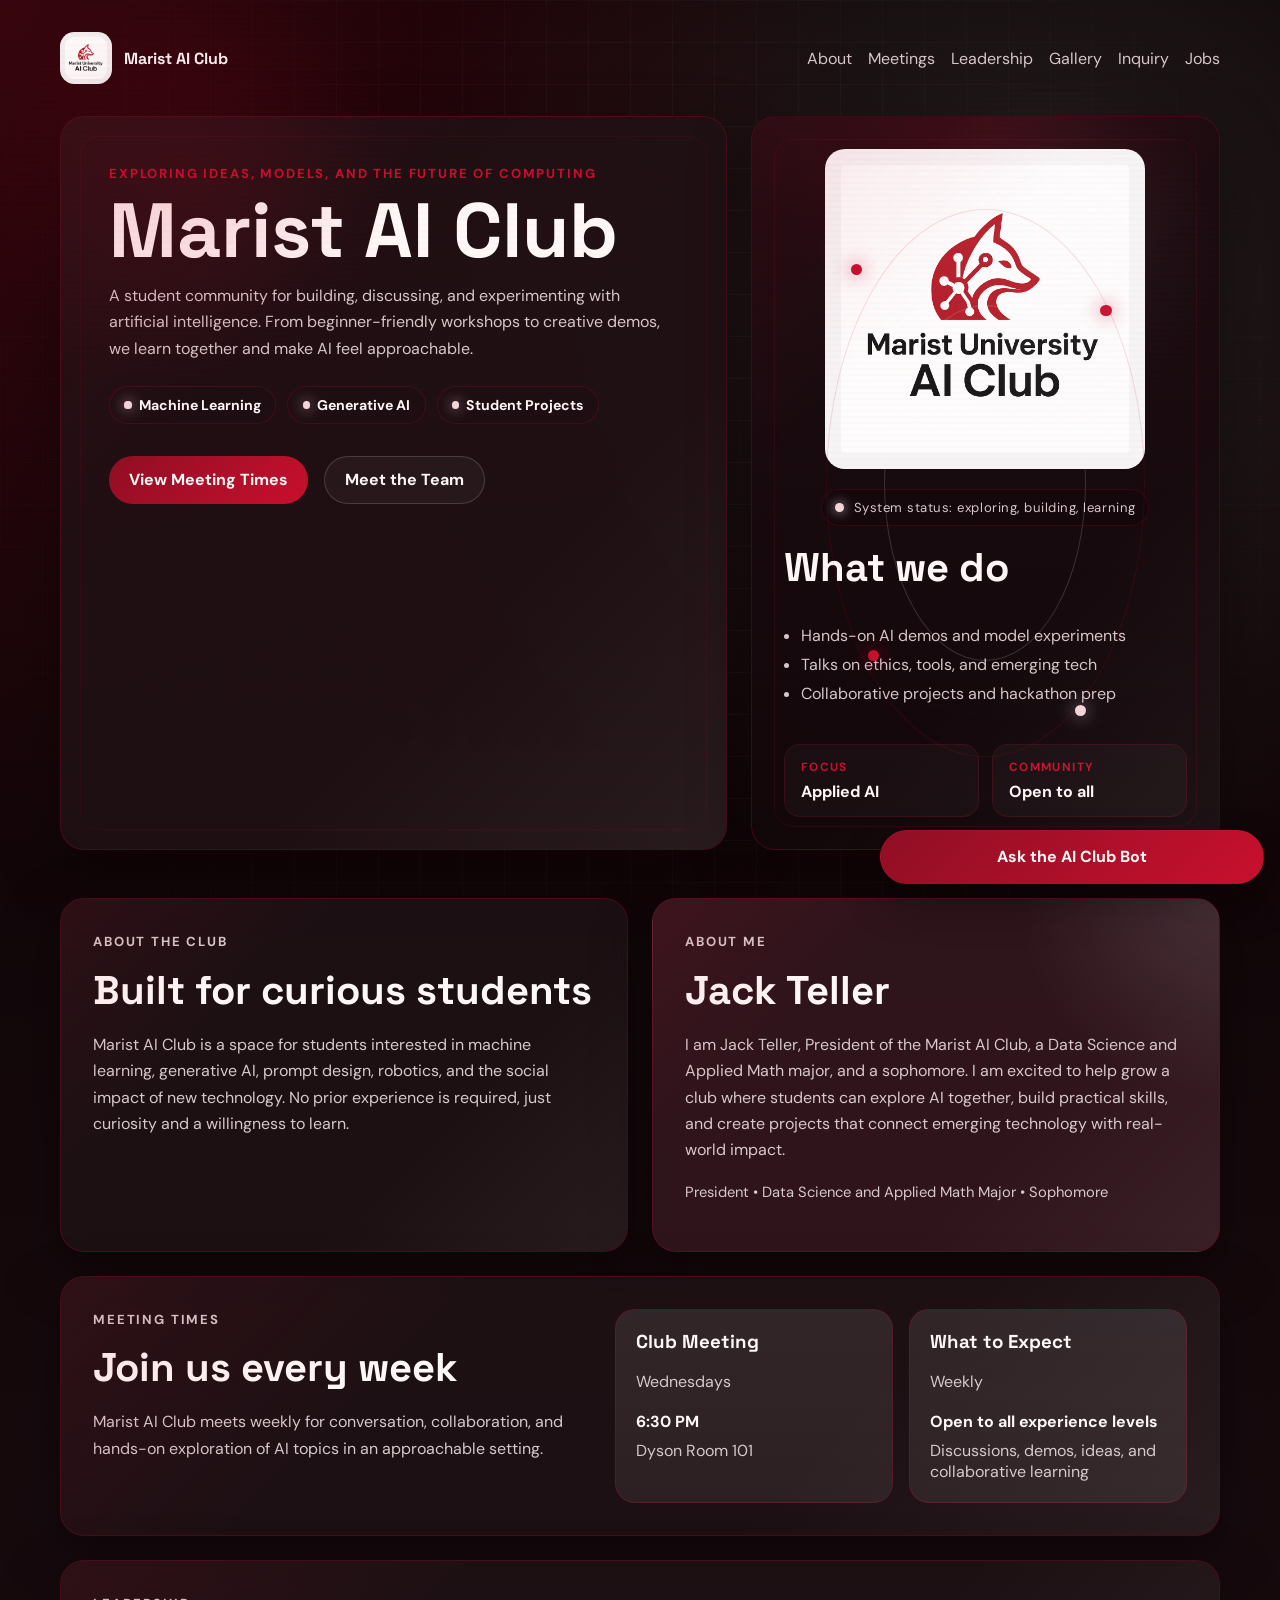
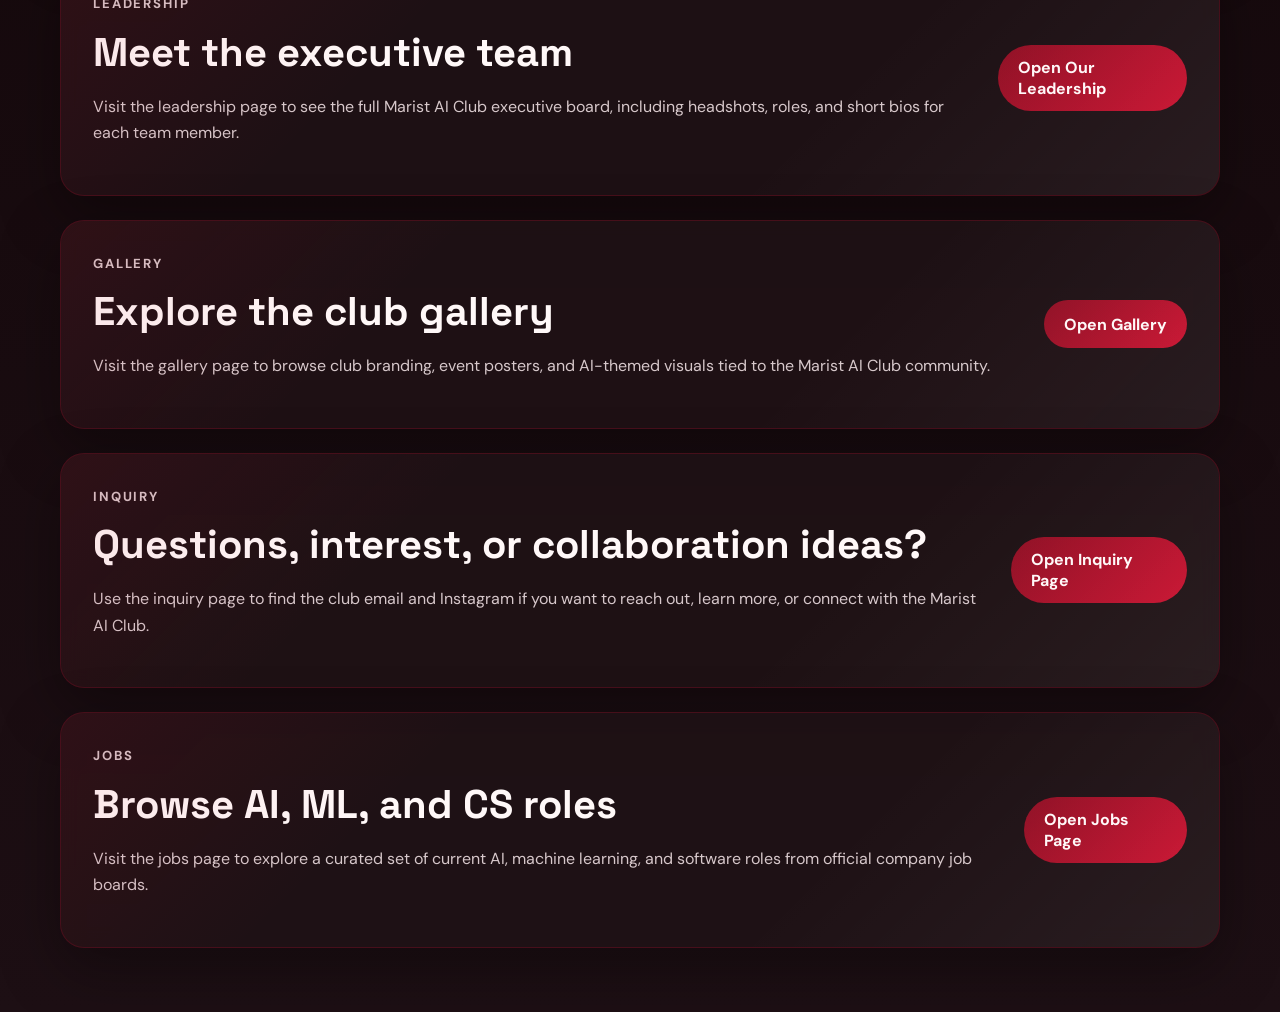
<file: index.html>
<!DOCTYPE html>
<html lang="en">
  <head>
    <meta charset="UTF-8" />
    <meta name="viewport" content="width=device-width, initial-scale=1.0" />
    <title>Marist AI Club</title>
    <link rel="preconnect" href="https://fonts.googleapis.com" />
    <link rel="preconnect" href="https://fonts.gstatic.com" crossorigin />
    <link
      href="https://fonts.googleapis.com/css2?family=Space+Grotesk:wght@400;500;700&family=DM+Sans:wght@400;500;700&display=swap"
      rel="stylesheet"
    />
    <link rel="stylesheet" href="styles.css" />
  </head>
  <body>
    <div class="page-shell">
      <header class="hero">
        <nav class="topbar">
          <div class="brand">
            <img class="brand-logo" src="marist-ai-club-logo.png" alt="Marist University AI Club logo" />
            <span>Marist AI Club</span>
          </div>
          <div class="nav-links">
            <a href="#about">About</a>
            <a href="#meetings">Meetings</a>
            <a href="leadership.html">Leadership</a>
            <a href="gallery.html">Gallery</a>
            <a href="inquiry.html">Inquiry</a>
            <a href="jobs.html">Jobs</a>
          </div>
        </nav>

        <section class="hero-content">
          <div class="hero-copy">
            <p class="eyebrow">Exploring ideas, models, and the future of computing</p>
            <h1>Marist AI Club</h1>
            <p class="hero-text">
              A student community for building, discussing, and experimenting with artificial
              intelligence. From beginner-friendly workshops to creative demos, we learn together
              and make AI feel approachable.
            </p>
            <div class="signal-row" aria-label="AI club focus areas">
              <span class="signal-pill">Machine Learning</span>
              <span class="signal-pill">Generative AI</span>
              <span class="signal-pill">Student Projects</span>
            </div>
            <div class="hero-actions">
              <a class="button primary" href="#meetings">View Meeting Times</a>
              <a class="button secondary" href="leadership.html">Meet the Team</a>
            </div>
          </div>

          <div class="hero-card">
            <div class="hero-orbit" aria-hidden="true">
              <span class="orbit-node node-a"></span>
              <span class="orbit-node node-b"></span>
              <span class="orbit-node node-c"></span>
              <span class="orbit-node node-d"></span>
            </div>
            <img class="hero-logo" src="marist-ai-club-logo.png" alt="Marist University AI Club logo" />
            <div class="status-line">
              <span class="status-dot"></span>
              <span>System status: exploring, building, learning</span>
            </div>
            <h2>What we do</h2>
            <ul>
              <li>Hands-on AI demos and model experiments</li>
              <li>Talks on ethics, tools, and emerging tech</li>
              <li>Collaborative projects and hackathon prep</li>
            </ul>
            <div class="metric-grid">
              <div class="metric-card">
                <span class="metric-label">Focus</span>
                <strong>Applied AI</strong>
              </div>
              <div class="metric-card">
                <span class="metric-label">Community</span>
                <strong>Open to all</strong>
              </div>
            </div>
          </div>
        </section>
      </header>

      <main>
        <section class="info-grid" id="about">
          <article class="panel">
            <p class="section-tag">About the Club</p>
            <h2>Built for curious students</h2>
            <p>
              Marist AI Club is a space for students interested in machine learning, generative AI,
              prompt design, robotics, and the social impact of new technology. No prior experience
              is required, just curiosity and a willingness to learn.
            </p>
          </article>

          <article class="panel accent">
            <p class="section-tag">About Me</p>
            <h2>Jack Teller</h2>
            <p>
              I am Jack Teller, President of the Marist AI Club, a Data Science and Applied Math
              major, and a sophomore. I am excited to help grow a club where students can explore
              AI together, build practical skills, and create projects that connect emerging
              technology with real-world impact.
            </p>
            <p class="small-note">President • Data Science and Applied Math Major • Sophomore</p>
          </article>
        </section>

        <section class="meetings panel" id="meetings">
          <div>
            <p class="section-tag">Meeting Times</p>
            <h2>Join us every week</h2>
            <p>
              Marist AI Club meets weekly for conversation, collaboration, and hands-on exploration
              of AI topics in an approachable setting.
            </p>
          </div>
          <div class="meeting-cards">
            <article class="meeting-card">
              <h3>Club Meeting</h3>
              <p>Wednesdays</p>
              <strong>6:30 PM</strong>
              <span>Dyson Room 101</span>
            </article>
            <article class="meeting-card">
              <h3>What to Expect</h3>
              <p>Weekly</p>
              <strong>Open to all experience levels</strong>
              <span>Discussions, demos, ideas, and collaborative learning</span>
            </article>
          </div>
        </section>

        <section class="leadership-preview panel">
          <div>
            <p class="section-tag">Leadership</p>
            <h2>Meet the executive team</h2>
            <p>
              Visit the leadership page to see the full Marist AI Club executive board, including
              headshots, roles, and short bios for each team member.
            </p>
          </div>
          <a class="button primary" href="leadership.html">Open Our Leadership</a>
        </section>

        <section class="gallery-preview panel">
          <div>
            <p class="section-tag">Gallery</p>
            <h2>Explore the club gallery</h2>
            <p>
              Visit the gallery page to browse club branding, event posters, and AI-themed visuals
              tied to the Marist AI Club community.
            </p>
          </div>
          <a class="button primary" href="gallery.html">Open Gallery</a>
        </section>

        <section class="inquiry-preview panel">
          <div>
            <p class="section-tag">Inquiry</p>
            <h2>Questions, interest, or collaboration ideas?</h2>
            <p>
              Use the inquiry page to find the club email and Instagram if you want to reach out,
              learn more, or connect with the Marist AI Club.
            </p>
          </div>
          <a class="button primary" href="inquiry.html">Open Inquiry Page</a>
        </section>

        <section class="jobs-preview panel">
          <div>
            <p class="section-tag">Jobs</p>
            <h2>Browse AI, ML, and CS roles</h2>
            <p>
              Visit the jobs page to explore a curated set of current AI, machine learning, and
              software roles from official company job boards.
            </p>
          </div>
          <a class="button primary" href="jobs.html">Open Jobs Page</a>
        </section>
      </main>
    </div>

    <script src="script.js"></script>
  </body>
</html>
</file>
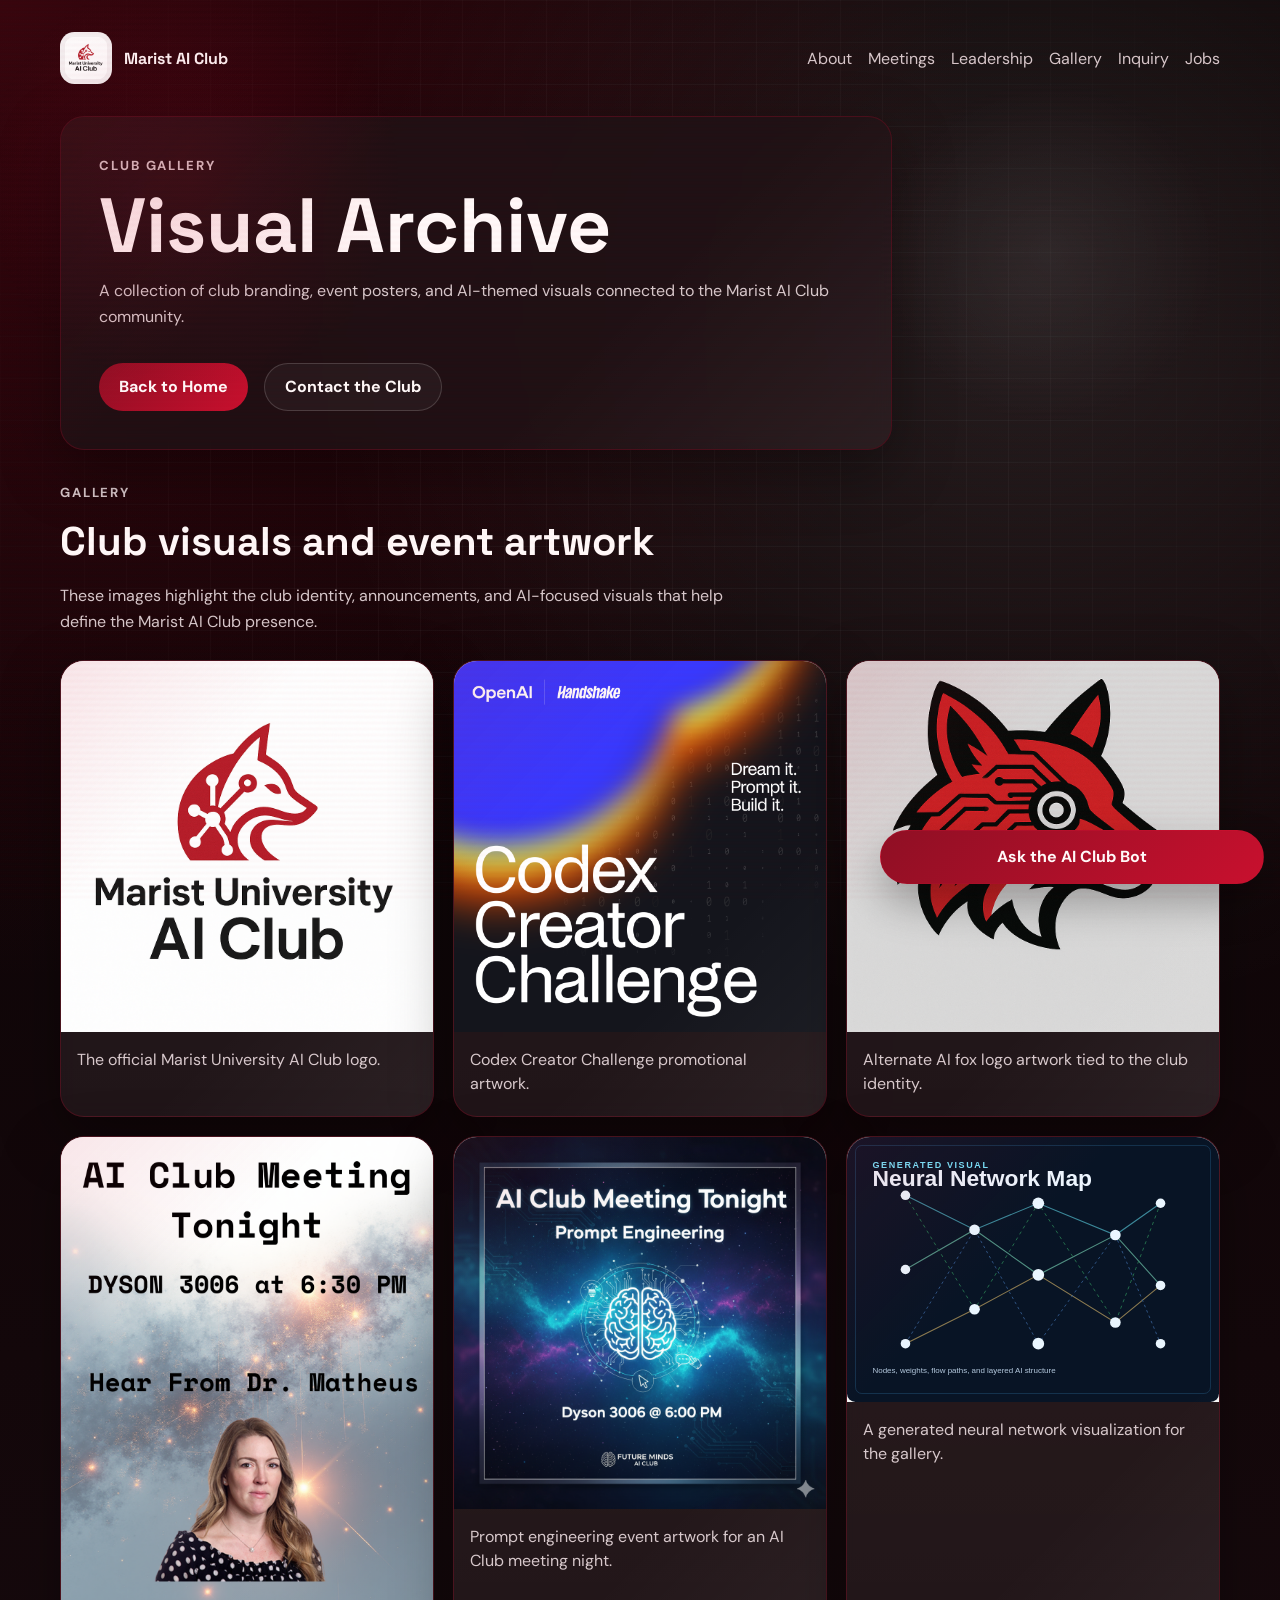
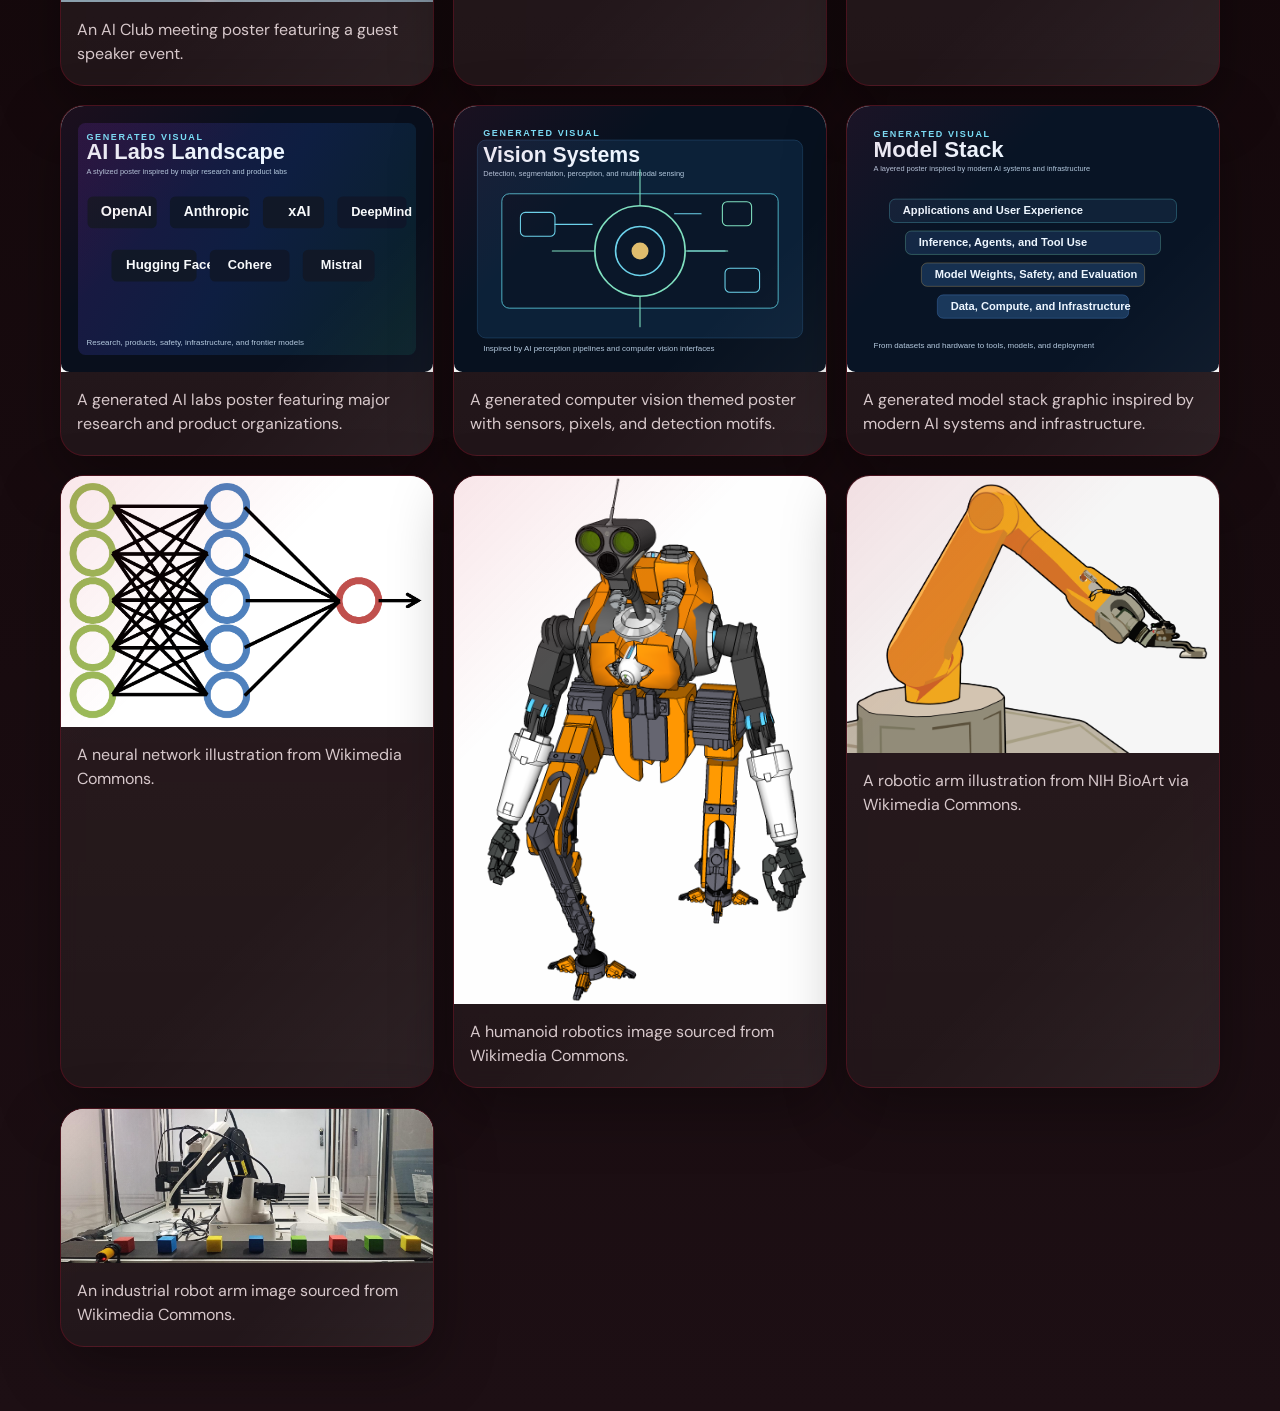
<file: gallery.html>
<!DOCTYPE html>
<html lang="en">
  <head>
    <meta charset="UTF-8" />
    <meta name="viewport" content="width=device-width, initial-scale=1.0" />
    <title>Gallery | Marist AI Club</title>
    <link rel="preconnect" href="https://fonts.googleapis.com" />
    <link rel="preconnect" href="https://fonts.gstatic.com" crossorigin />
    <link
      href="https://fonts.googleapis.com/css2?family=Space+Grotesk:wght@400;500;700&family=DM+Sans:wght@400;500;700&display=swap"
      rel="stylesheet"
    />
    <link rel="stylesheet" href="styles.css" />
  </head>
  <body>
    <div class="page-shell">
      <header class="hero subpage-hero">
        <nav class="topbar">
          <div class="brand">
            <img class="brand-logo" src="marist-ai-club-logo.png" alt="Marist University AI Club logo" />
            <span>Marist AI Club</span>
          </div>
          <div class="nav-links">
            <a href="index.html#about">About</a>
            <a href="index.html#meetings">Meetings</a>
            <a href="leadership.html">Leadership</a>
            <a href="gallery.html">Gallery</a>
            <a href="inquiry.html">Inquiry</a>
            <a href="jobs.html">Jobs</a>
          </div>
        </nav>

        <section class="leadership-hero panel">
          <p class="eyebrow">Club Gallery</p>
          <h1>Visual Archive</h1>
          <p class="hero-text">
            A collection of club branding, event posters, and AI-themed visuals connected to the
            Marist AI Club community.
          </p>
          <div class="hero-actions">
            <a class="button primary" href="index.html">Back to Home</a>
            <a class="button secondary" href="inquiry.html">Contact the Club</a>
          </div>
        </section>
      </header>

      <main>
        <section class="gallery-section gallery-page-section">
          <div class="section-heading">
            <p class="section-tag">Gallery</p>
            <h2>Club visuals and event artwork</h2>
            <p>
              These images highlight the club identity, announcements, and AI-focused visuals that
              help define the Marist AI Club presence.
            </p>
          </div>

          <div class="gallery-grid">
            <figure class="gallery-card tall">
              <img class="gallery-image gallery-photo" src="marist-ai-club-logo.png" alt="Marist University AI Club logo" />
              <figcaption>The official Marist University AI Club logo.</figcaption>
            </figure>
            <figure class="gallery-card">
              <img class="gallery-image gallery-photo" src="codex-creator-challenge.png" alt="Codex Creator Challenge poster" />
              <figcaption>Codex Creator Challenge promotional artwork.</figcaption>
            </figure>
            <figure class="gallery-card">
              <img class="gallery-image gallery-photo" src="mili-fox-logo.png" alt="Alternate AI fox logo artwork" />
              <figcaption>Alternate AI fox logo artwork tied to the club identity.</figcaption>
            </figure>
            <figure class="gallery-card wide">
              <img class="gallery-image gallery-photo" src="ai-club-tonight.png" alt="AI Club Tonight poster featuring Dr. Matheus" />
              <figcaption>An AI Club meeting poster featuring a guest speaker event.</figcaption>
            </figure>
            <figure class="gallery-card wide">
              <img class="gallery-image gallery-photo" src="prompt-engineering-poster.png" alt="Prompt engineering AI Club meeting poster" />
              <figcaption>Prompt engineering event artwork for an AI Club meeting night.</figcaption>
            </figure>
            <figure class="gallery-card">
              <img class="gallery-image gallery-photo" src="neural-network-map.svg" alt="Generated neural network visualization" />
              <figcaption>A generated neural network visualization for the gallery.</figcaption>
            </figure>
            <figure class="gallery-card">
              <img class="gallery-image gallery-photo" src="ai-labs-landscape.svg" alt="Generated poster of major AI labs" />
              <figcaption>A generated AI labs poster featuring major research and product organizations.</figcaption>
            </figure>
            <figure class="gallery-card wide">
              <img class="gallery-image gallery-photo" src="vision-systems.svg" alt="Generated computer vision themed artwork" />
              <figcaption>A generated computer vision themed poster with sensors, pixels, and detection motifs.</figcaption>
            </figure>
            <figure class="gallery-card wide">
              <img class="gallery-image gallery-photo" src="model-stack.svg" alt="Generated AI model stack artwork" />
              <figcaption>A generated model stack graphic inspired by modern AI systems and infrastructure.</figcaption>
            </figure>
            <figure class="gallery-card">
              <img class="gallery-image gallery-photo" src="neuralnetwork-commons.png" alt="Neural network illustration from Wikimedia Commons" />
              <figcaption>A neural network illustration from Wikimedia Commons.</figcaption>
            </figure>
            <figure class="gallery-card">
              <img class="gallery-image gallery-photo" src="humanoid-robot-commons.webp" alt="Humanoid robot image from Wikimedia Commons" />
              <figcaption>A humanoid robotics image sourced from Wikimedia Commons.</figcaption>
            </figure>
            <figure class="gallery-card wide">
              <img class="gallery-image gallery-photo" src="robot-arm-nih.png" alt="Robotic arm illustration from NIH BioArt" />
              <figcaption>A robotic arm illustration from NIH BioArt via Wikimedia Commons.</figcaption>
            </figure>
            <figure class="gallery-card wide">
              <img class="gallery-image gallery-photo" src="dobot-robot-arm.png" alt="Industrial robot arm image from Wikimedia Commons" />
              <figcaption>An industrial robot arm image sourced from Wikimedia Commons.</figcaption>
            </figure>
          </div>
        </section>
      </main>
    </div>

    <script src="script.js"></script>
  </body>
</html>
</file>
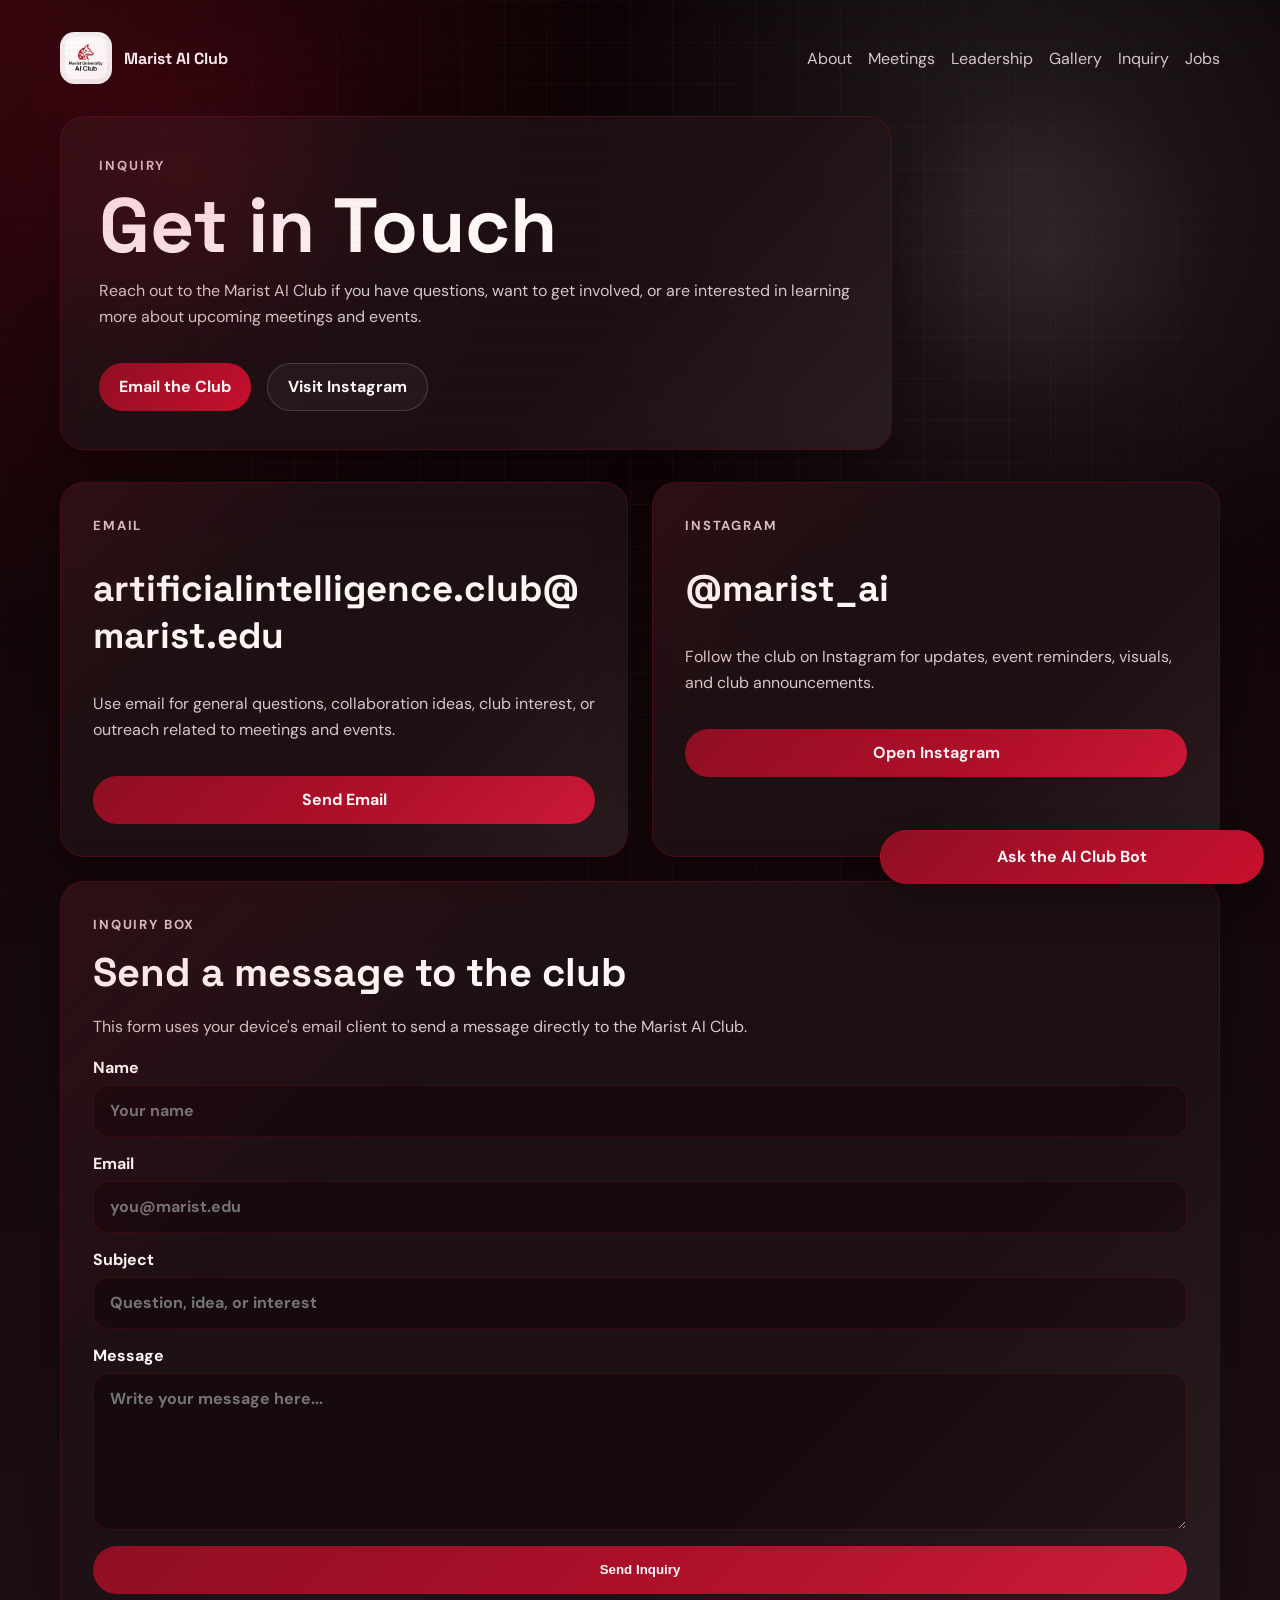
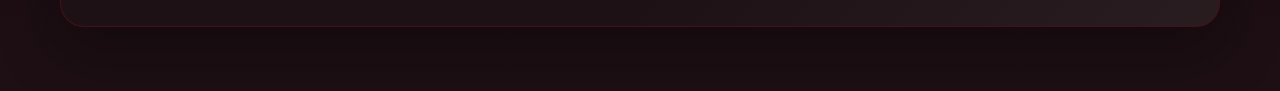
<file: inquiry.html>
<!DOCTYPE html>
<html lang="en">
  <head>
    <meta charset="UTF-8" />
    <meta name="viewport" content="width=device-width, initial-scale=1.0" />
    <title>Inquiry | Marist AI Club</title>
    <link rel="preconnect" href="https://fonts.googleapis.com" />
    <link rel="preconnect" href="https://fonts.gstatic.com" crossorigin />
    <link
      href="https://fonts.googleapis.com/css2?family=Space+Grotesk:wght@400;500;700&family=DM+Sans:wght@400;500;700&display=swap"
      rel="stylesheet"
    />
    <link rel="stylesheet" href="styles.css" />
  </head>
  <body>
    <div class="page-shell">
      <header class="hero subpage-hero">
        <nav class="topbar">
          <div class="brand">
            <img class="brand-logo" src="marist-ai-club-logo.png" alt="Marist University AI Club logo" />
            <span>Marist AI Club</span>
          </div>
          <div class="nav-links">
            <a href="index.html#about">About</a>
            <a href="index.html#meetings">Meetings</a>
            <a href="leadership.html">Leadership</a>
            <a href="gallery.html">Gallery</a>
            <a href="inquiry.html">Inquiry</a>
            <a href="jobs.html">Jobs</a>
          </div>
        </nav>

        <section class="leadership-hero panel">
          <p class="eyebrow">Inquiry</p>
          <h1>Get in Touch</h1>
          <p class="hero-text">
            Reach out to the Marist AI Club if you have questions, want to get involved, or are
            interested in learning more about upcoming meetings and events.
          </p>
          <div class="hero-actions">
            <a class="button primary" href="mailto:artificialintelligence.club@marist.edu">Email the Club</a>
            <a class="button secondary" href="https://www.instagram.com/marist_ai" target="_blank" rel="noreferrer">Visit Instagram</a>
          </div>
        </section>
      </header>

      <main>
        <section class="inquiry-page-section">
          <div class="inquiry-grid">
            <article class="panel inquiry-card">
              <p class="section-tag">Email</p>
              <h2>artificialintelligence.club@marist.edu</h2>
              <p>
                Use email for general questions, collaboration ideas, club interest, or outreach
                related to meetings and events.
              </p>
              <a class="button primary" href="mailto:artificialintelligence.club@marist.edu">Send Email</a>
            </article>

            <article class="panel inquiry-card">
              <p class="section-tag">Instagram</p>
              <h2>@marist_ai</h2>
              <p>
                Follow the club on Instagram for updates, event reminders, visuals, and club
                announcements.
              </p>
              <a class="button primary" href="https://www.instagram.com/marist_ai" target="_blank" rel="noreferrer">Open Instagram</a>
            </article>
          </div>

          <section class="panel inquiry-form-panel">
            <p class="section-tag">Inquiry Box</p>
            <h2>Send a message to the club</h2>
            <p>
              This form uses your device's email client to send a message directly to the Marist AI
              Club.
            </p>
            <form
              class="inquiry-form"
              action="mailto:artificialintelligence.club@marist.edu"
              method="post"
              enctype="text/plain"
            >
              <label>
                Name
                <input type="text" name="Name" placeholder="Your name" required />
              </label>
              <label>
                Email
                <input type="email" name="Email" placeholder="you@marist.edu" required />
              </label>
              <label>
                Subject
                <input type="text" name="Subject" placeholder="Question, idea, or interest" required />
              </label>
              <label>
                Message
                <textarea name="Message" rows="6" placeholder="Write your message here..." required></textarea>
              </label>
              <button class="button primary form-submit" type="submit">Send Inquiry</button>
            </form>
          </section>
        </section>
      </main>
    </div>

    <script src="script.js"></script>
  </body>
</html>
</file>
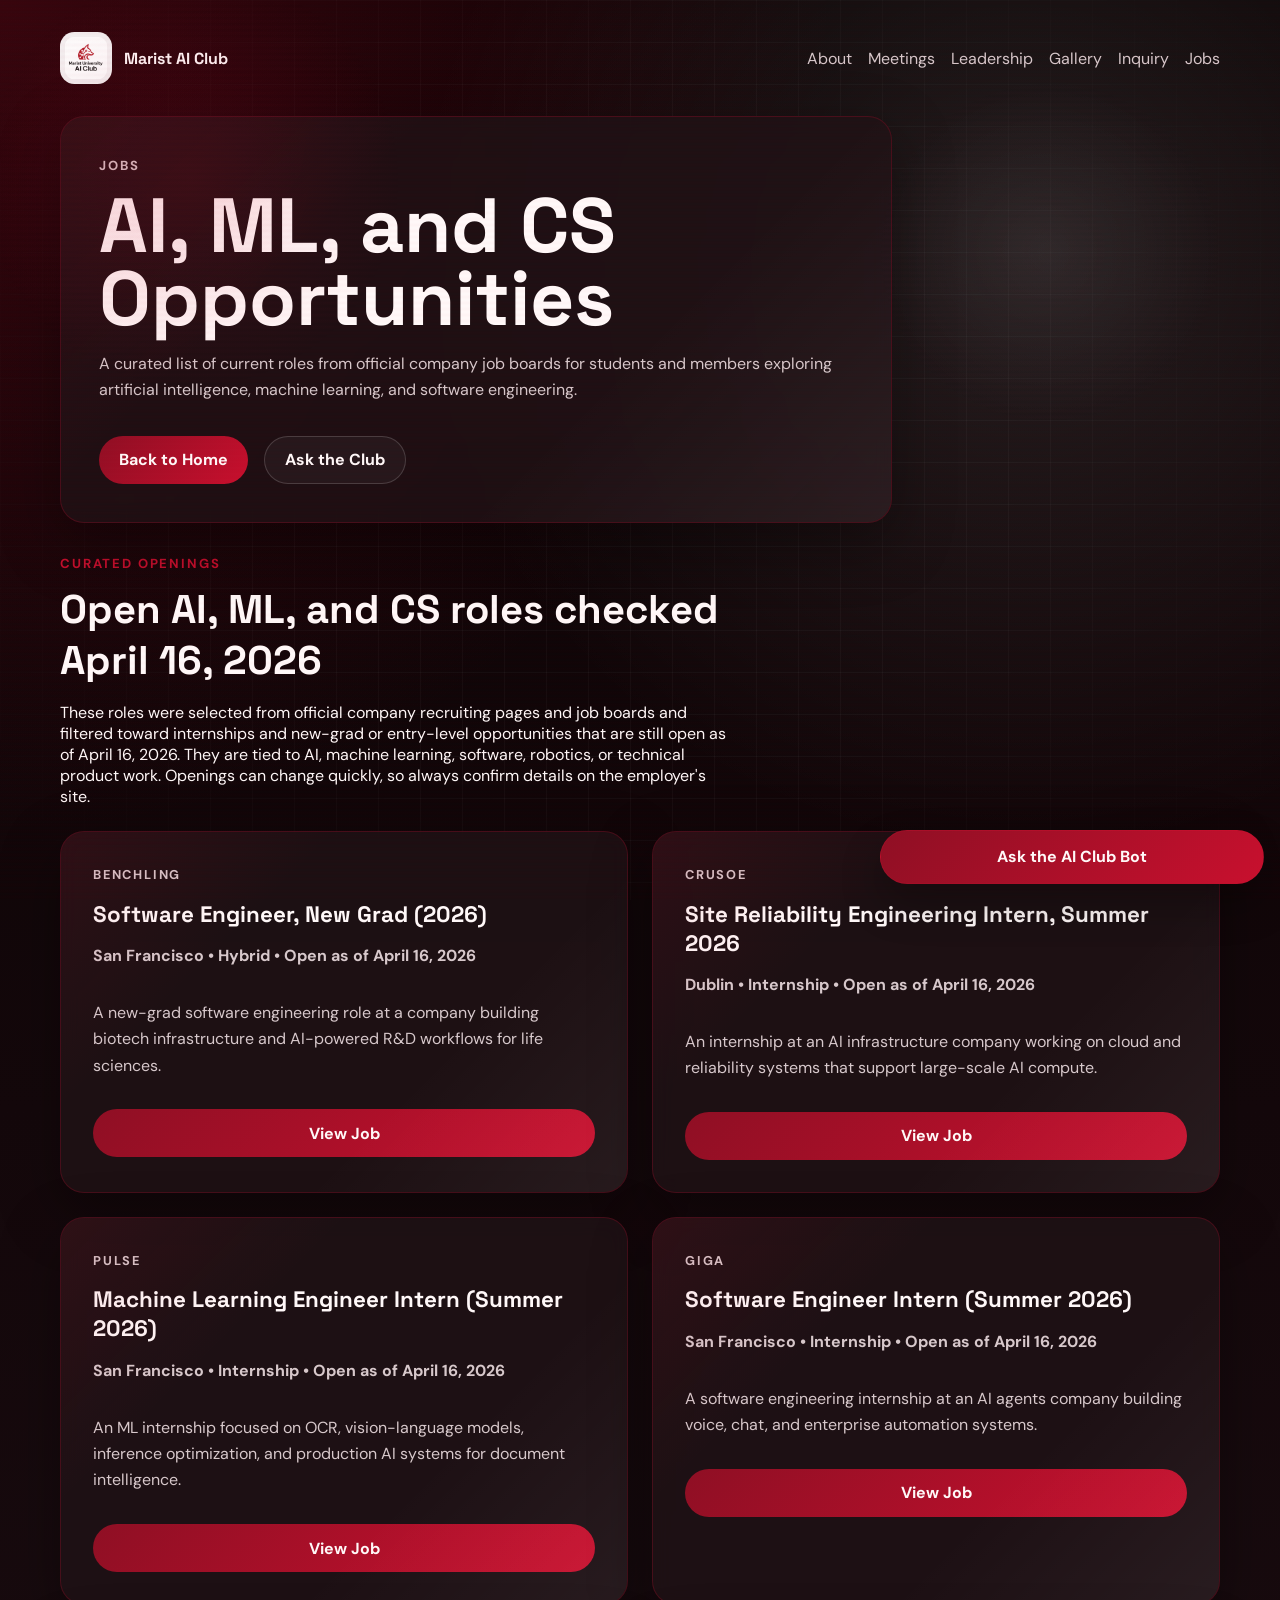
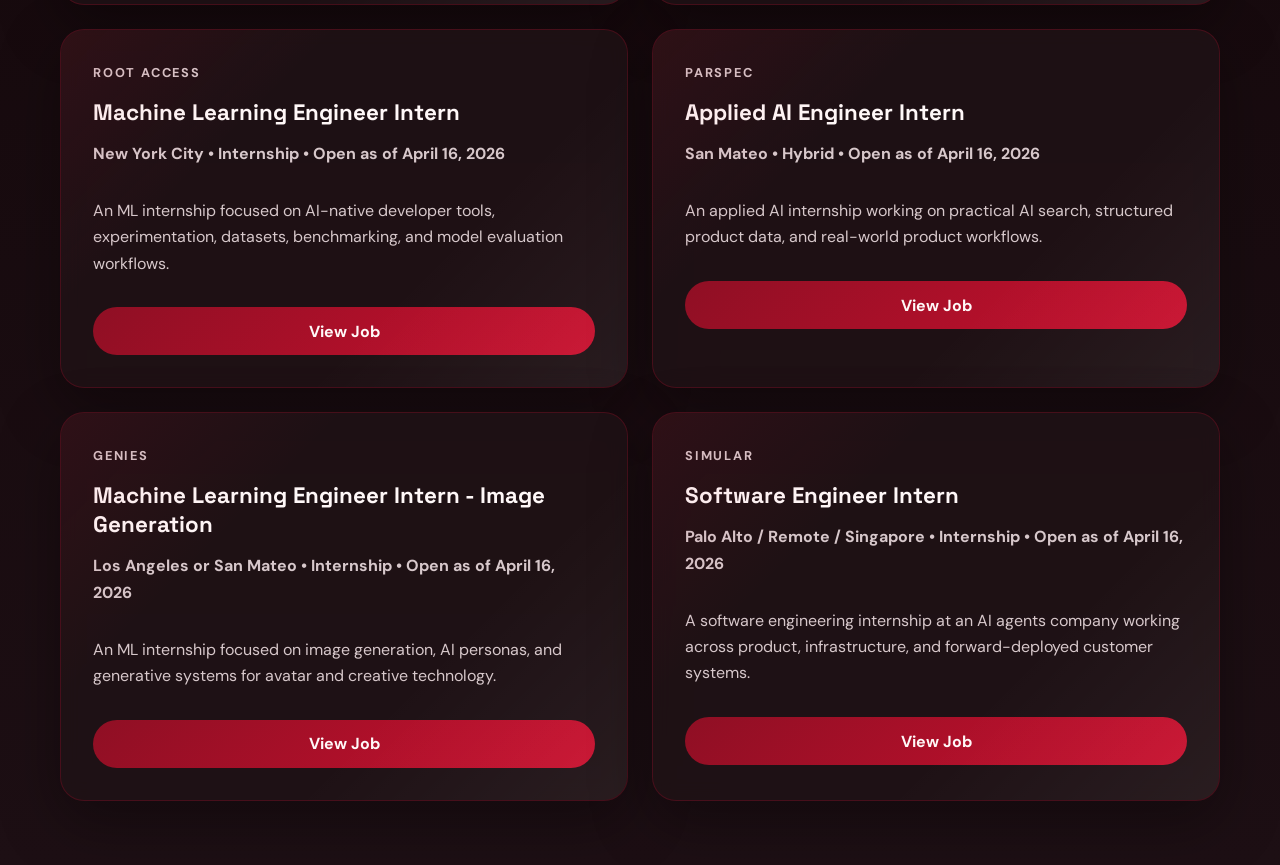
<file: jobs.html>
<!DOCTYPE html>
<html lang="en">
  <head>
    <meta charset="UTF-8" />
    <meta name="viewport" content="width=device-width, initial-scale=1.0" />
    <title>Jobs | Marist AI Club</title>
    <link rel="preconnect" href="https://fonts.googleapis.com" />
    <link rel="preconnect" href="https://fonts.gstatic.com" crossorigin />
    <link
      href="https://fonts.googleapis.com/css2?family=Space+Grotesk:wght@400;500;700&family=DM+Sans:wght@400;500;700&display=swap"
      rel="stylesheet"
    />
    <link rel="stylesheet" href="styles.css" />
  </head>
  <body>
    <div class="page-shell">
      <header class="hero subpage-hero">
        <nav class="topbar">
          <div class="brand">
            <img class="brand-logo" src="marist-ai-club-logo.png" alt="Marist University AI Club logo" />
            <span>Marist AI Club</span>
          </div>
          <div class="nav-links">
            <a href="index.html#about">About</a>
            <a href="index.html#meetings">Meetings</a>
            <a href="leadership.html">Leadership</a>
            <a href="gallery.html">Gallery</a>
            <a href="inquiry.html">Inquiry</a>
            <a href="jobs.html">Jobs</a>
          </div>
        </nav>

        <section class="leadership-hero panel">
          <p class="eyebrow">Jobs</p>
          <h1>AI, ML, and CS Opportunities</h1>
          <p class="hero-text">
            A curated list of current roles from official company job boards for students and
            members exploring artificial intelligence, machine learning, and software engineering.
          </p>
          <div class="hero-actions">
            <a class="button primary" href="index.html">Back to Home</a>
            <a class="button secondary" href="inquiry.html">Ask the Club</a>
          </div>
        </section>
      </header>

      <main>
        <section class="jobs-page-section">
          <div class="section-heading">
            <p class="section-tag">Curated Openings</p>
            <h2>Open AI, ML, and CS roles checked April 16, 2026</h2>
            <p>
              These roles were selected from official company recruiting pages and job boards and
              filtered toward internships and new-grad or entry-level opportunities that are still
              open as of April 16, 2026. They are tied to AI, machine learning, software,
              robotics, or technical product work. Openings can change quickly, so always confirm
              details on the employer's site.
            </p>
          </div>

          <div class="jobs-grid">
            <article class="panel job-card">
              <p class="job-company">Benchling</p>
              <h3>Software Engineer, New Grad (2026)</h3>
              <p class="job-meta">San Francisco • Hybrid • Open as of April 16, 2026</p>
              <p>
                A new-grad software engineering role at a company building biotech infrastructure
                and AI-powered R&amp;D workflows for life sciences.
              </p>
              <a class="button primary" href="https://jobs.ashbyhq.com/benchling/b3c9b312-6e2b-4dbc-9b15-0b0310d75a7f/" target="_blank" rel="noreferrer">View Job</a>
            </article>

            <article class="panel job-card">
              <p class="job-company">Crusoe</p>
              <h3>Site Reliability Engineering Intern, Summer 2026</h3>
              <p class="job-meta">Dublin • Internship • Open as of April 16, 2026</p>
              <p>
                An internship at an AI infrastructure company working on cloud and reliability
                systems that support large-scale AI compute.
              </p>
              <a class="button primary" href="https://jobs.ashbyhq.com/Crusoe/d3013dd6-fa3b-440f-96c5-4a3e79eb6066" target="_blank" rel="noreferrer">View Job</a>
            </article>

            <article class="panel job-card">
              <p class="job-company">Pulse</p>
              <h3>Machine Learning Engineer Intern (Summer 2026)</h3>
              <p class="job-meta">San Francisco • Internship • Open as of April 16, 2026</p>
              <p>
                An ML internship focused on OCR, vision-language models, inference optimization,
                and production AI systems for document intelligence.
              </p>
              <a class="button primary" href="https://jobs.ashbyhq.com/pulse/e9a43a34-1b7b-4ab8-b646-89f4db85d264/" target="_blank" rel="noreferrer">View Job</a>
            </article>

            <article class="panel job-card">
              <p class="job-company">Giga</p>
              <h3>Software Engineer Intern (Summer 2026)</h3>
              <p class="job-meta">San Francisco • Internship • Open as of April 16, 2026</p>
              <p>
                A software engineering internship at an AI agents company building voice, chat, and
                enterprise automation systems.
              </p>
              <a class="button primary" href="https://jobs.ashbyhq.com/gigaml/aa903645-854f-4404-9d49-8a96f0dcc2cc/" target="_blank" rel="noreferrer">View Job</a>
            </article>

            <article class="panel job-card">
              <p class="job-company">Root Access</p>
              <h3>Machine Learning Engineer Intern</h3>
              <p class="job-meta">New York City • Internship • Open as of April 16, 2026</p>
              <p>
                An ML internship focused on AI-native developer tools, experimentation, datasets,
                benchmarking, and model evaluation workflows.
              </p>
              <a class="button primary" href="https://jobs.ashbyhq.com/root-access/31fb07e2-adec-4950-bbba-22cf5b9b1054/" target="_blank" rel="noreferrer">View Job</a>
            </article>

            <article class="panel job-card">
              <p class="job-company">Parspec</p>
              <h3>Applied AI Engineer Intern</h3>
              <p class="job-meta">San Mateo • Hybrid • Open as of April 16, 2026</p>
              <p>
                An applied AI internship working on practical AI search, structured product data,
                and real-world product workflows.
              </p>
              <a class="button primary" href="https://jobs.ashbyhq.com/parspec/0a897c21-0df7-40ba-85f2-694bf6678504/" target="_blank" rel="noreferrer">View Job</a>
            </article>

            <article class="panel job-card">
              <p class="job-company">Genies</p>
              <h3>Machine Learning Engineer Intern - Image Generation</h3>
              <p class="job-meta">Los Angeles or San Mateo • Internship • Open as of April 16, 2026</p>
              <p>
                An ML internship focused on image generation, AI personas, and generative systems
                for avatar and creative technology.
              </p>
              <a class="button primary" href="https://jobs.ashbyhq.com/genies/34b8a811-e697-4370-b134-87bc97ccd7dc" target="_blank" rel="noreferrer">View Job</a>
            </article>

            <article class="panel job-card">
              <p class="job-company">Simular</p>
              <h3>Software Engineer Intern</h3>
              <p class="job-meta">Palo Alto / Remote / Singapore • Internship • Open as of April 16, 2026</p>
              <p>
                A software engineering internship at an AI agents company working across product,
                infrastructure, and forward-deployed customer systems.
              </p>
              <a class="button primary" href="https://jobs.ashbyhq.com/simular/063f177b-c3f2-44d2-8eeb-622a977e7d5a/" target="_blank" rel="noreferrer">View Job</a>
            </article>
          </div>
        </section>
      </main>
    </div>

    <script src="script.js"></script>
  </body>
</html>
</file>
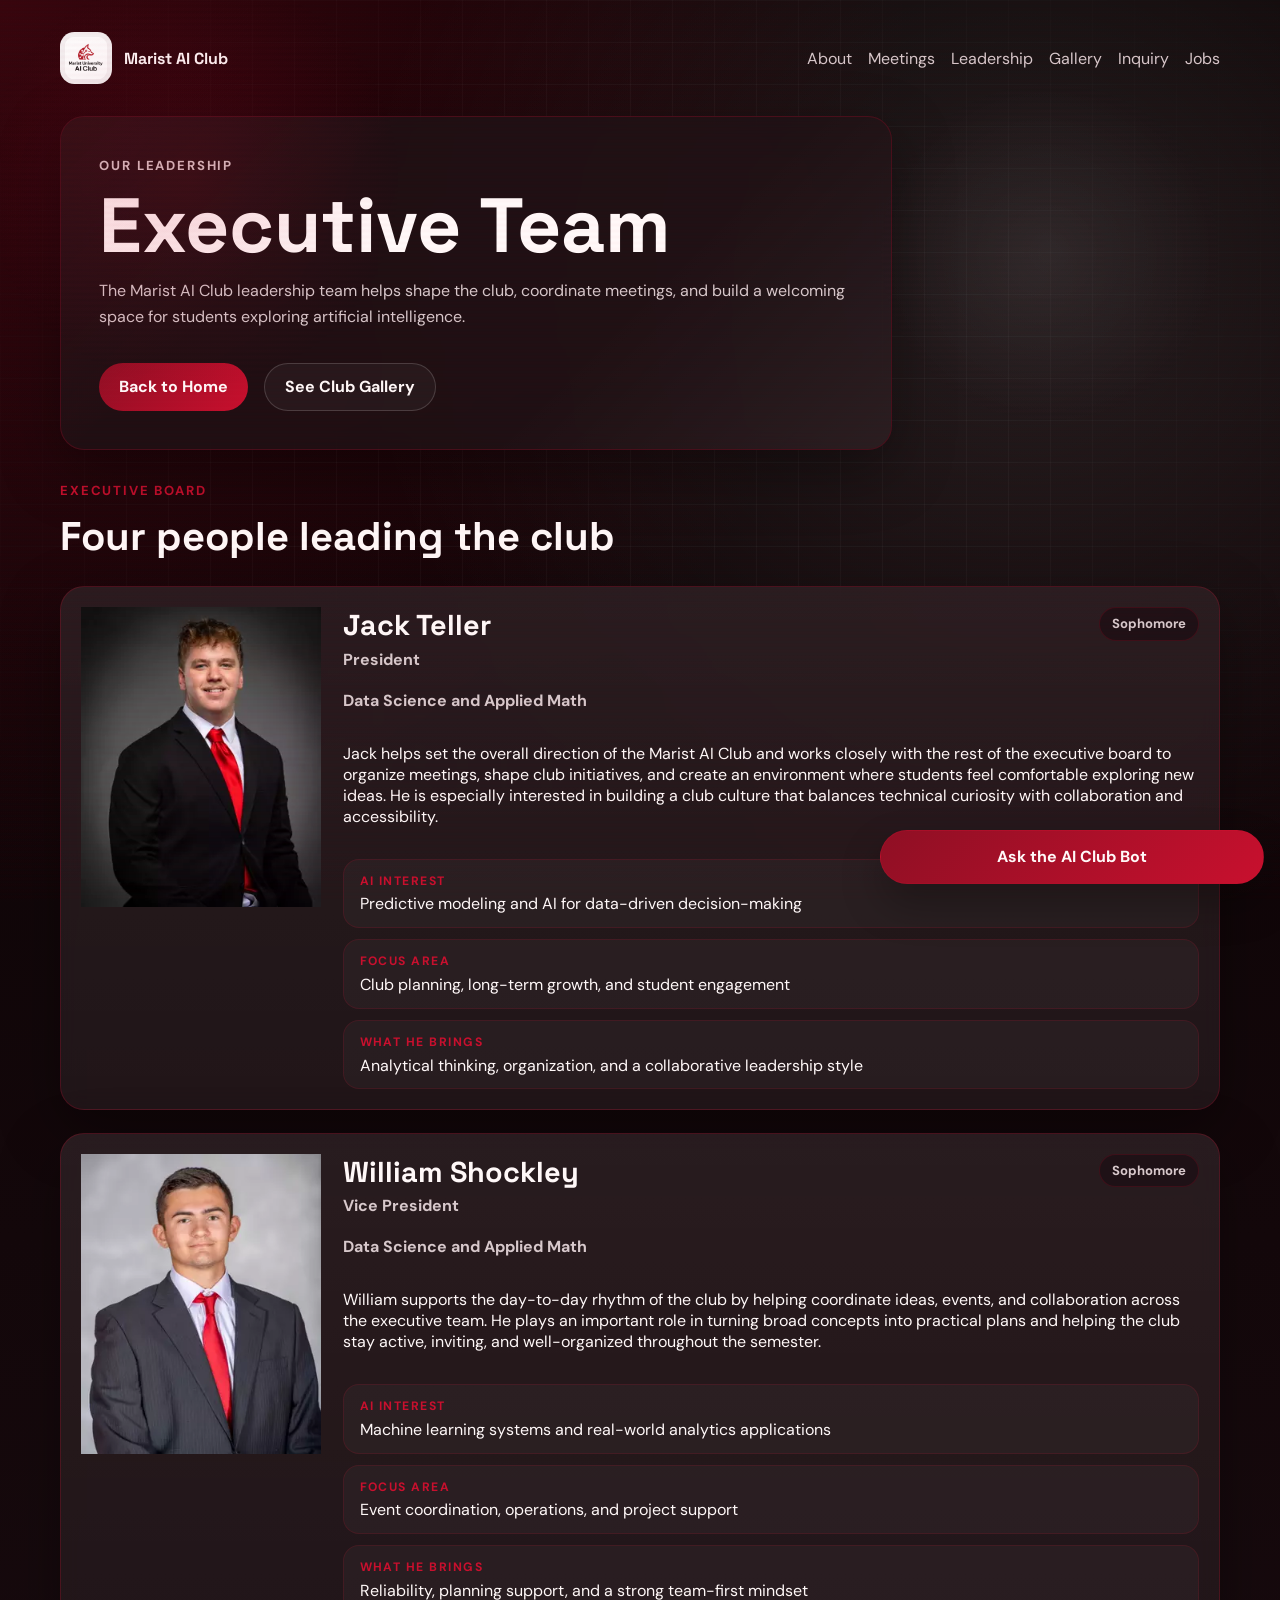
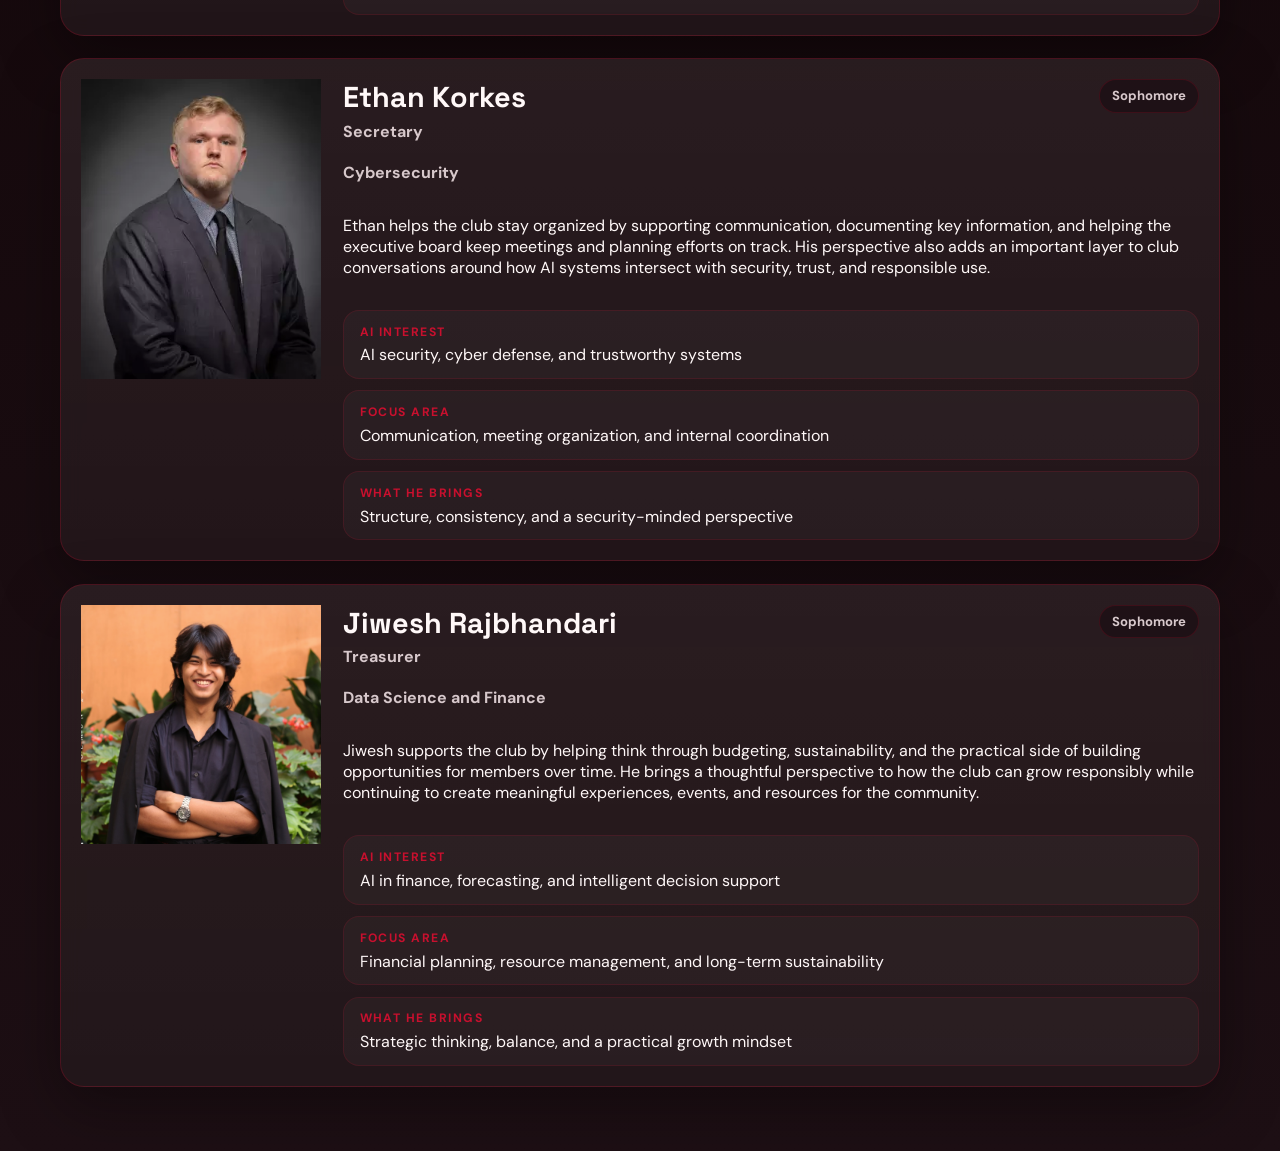
<file: leadership.html>
<!DOCTYPE html>
<html lang="en">
  <head>
    <meta charset="UTF-8" />
    <meta name="viewport" content="width=device-width, initial-scale=1.0" />
    <title>Our Leadership | Marist AI Club</title>
    <link rel="preconnect" href="https://fonts.googleapis.com" />
    <link rel="preconnect" href="https://fonts.gstatic.com" crossorigin />
    <link
      href="https://fonts.googleapis.com/css2?family=Space+Grotesk:wght@400;500;700&family=DM+Sans:wght@400;500;700&display=swap"
      rel="stylesheet"
    />
    <link rel="stylesheet" href="styles.css" />
  </head>
  <body>
    <div class="page-shell">
      <header class="hero subpage-hero">
        <nav class="topbar">
          <div class="brand">
            <img class="brand-logo" src="marist-ai-club-logo.png" alt="Marist University AI Club logo" />
            <span>Marist AI Club</span>
          </div>
          <div class="nav-links">
            <a href="index.html#about">About</a>
            <a href="index.html#meetings">Meetings</a>
            <a href="leadership.html">Leadership</a>
            <a href="gallery.html">Gallery</a>
            <a href="inquiry.html">Inquiry</a>
            <a href="jobs.html">Jobs</a>
          </div>
        </nav>

        <section class="leadership-hero panel">
          <p class="eyebrow">Our Leadership</p>
          <h1>Executive Team</h1>
          <p class="hero-text">
            The Marist AI Club leadership team helps shape the club, coordinate meetings, and build
            a welcoming space for students exploring artificial intelligence.
          </p>
          <div class="hero-actions">
            <a class="button primary" href="index.html">Back to Home</a>
            <a class="button secondary" href="gallery.html">See Club Gallery</a>
          </div>
        </section>
      </header>

      <main>
        <section class="team-section leadership-page-section">
          <div class="section-heading">
            <p class="section-tag">Executive Board</p>
            <h2>Four people leading the club</h2>
          </div>

          <div class="leadership-list">
            <article class="leader-profile">
              <img class="leader-headshot photo" src="jackteller.webp" alt="Portrait of Jack Teller" />
              <div class="leader-body">
                <div class="leader-header">
                  <div>
                    <h3>Jack Teller</h3>
                    <p class="role">President</p>
                  </div>
                  <p class="leader-year">Sophomore</p>
                </div>
                <p class="leader-major">Data Science and Applied Math</p>
                <p>
                  Jack helps set the overall direction of the Marist AI Club and works closely with
                  the rest of the executive board to organize meetings, shape club initiatives, and
                  create an environment where students feel comfortable exploring new ideas. He is
                  especially interested in building a club culture that balances technical curiosity
                  with collaboration and accessibility.
                </p>
                <div class="leader-details">
                  <p><span>AI Interest</span> Predictive modeling and AI for data-driven decision-making</p>
                  <p><span>Focus Area</span> Club planning, long-term growth, and student engagement</p>
                  <p><span>What He Brings</span> Analytical thinking, organization, and a collaborative leadership style</p>
                </div>
              </div>
            </article>

            <article class="leader-profile">
              <img class="leader-headshot photo" src="willshockley.webp" alt="Portrait of William Shockley" />
              <div class="leader-body">
                <div class="leader-header">
                  <div>
                    <h3>William Shockley</h3>
                    <p class="role">Vice President</p>
                  </div>
                  <p class="leader-year">Sophomore</p>
                </div>
                <p class="leader-major">Data Science and Applied Math</p>
                <p>
                  William supports the day-to-day rhythm of the club by helping coordinate ideas,
                  events, and collaboration across the executive team. He plays an important role
                  in turning broad concepts into practical plans and helping the club stay active,
                  inviting, and well-organized throughout the semester.
                </p>
                <div class="leader-details">
                  <p><span>AI Interest</span> Machine learning systems and real-world analytics applications</p>
                  <p><span>Focus Area</span> Event coordination, operations, and project support</p>
                  <p><span>What He Brings</span> Reliability, planning support, and a strong team-first mindset</p>
                </div>
              </div>
            </article>

            <article class="leader-profile">
              <img class="leader-headshot photo" src="korkes.webp" alt="Portrait of Ethan Korkes" />
              <div class="leader-body">
                <div class="leader-header">
                  <div>
                    <h3>Ethan Korkes</h3>
                    <p class="role">Secretary</p>
                  </div>
                  <p class="leader-year">Sophomore</p>
                </div>
                <p class="leader-major">Cybersecurity</p>
                <p>
                  Ethan helps the club stay organized by supporting communication, documenting key
                  information, and helping the executive board keep meetings and planning efforts on
                  track. His perspective also adds an important layer to club conversations around
                  how AI systems intersect with security, trust, and responsible use.
                </p>
                <div class="leader-details">
                  <p><span>AI Interest</span> AI security, cyber defense, and trustworthy systems</p>
                  <p><span>Focus Area</span> Communication, meeting organization, and internal coordination</p>
                  <p><span>What He Brings</span> Structure, consistency, and a security-minded perspective</p>
                </div>
              </div>
            </article>

            <article class="leader-profile">
              <img class="leader-headshot photo" src="jiwesh-rajbhandari.png" alt="Portrait of Jiwesh Rajbhandari" />
              <div class="leader-body">
                <div class="leader-header">
                  <div>
                    <h3>Jiwesh Rajbhandari</h3>
                    <p class="role">Treasurer</p>
                  </div>
                  <p class="leader-year">Sophomore</p>
                </div>
                <p class="leader-major">Data Science and Finance</p>
                <p>
                  Jiwesh supports the club by helping think through budgeting, sustainability, and
                  the practical side of building opportunities for members over time. He brings a
                  thoughtful perspective to how the club can grow responsibly while continuing to
                  create meaningful experiences, events, and resources for the community.
                </p>
                <div class="leader-details">
                  <p><span>AI Interest</span> AI in finance, forecasting, and intelligent decision support</p>
                  <p><span>Focus Area</span> Financial planning, resource management, and long-term sustainability</p>
                  <p><span>What He Brings</span> Strategic thinking, balance, and a practical growth mindset</p>
                </div>
              </div>
            </article>
          </div>
        </section>
      </main>
    </div>

    <script src="script.js"></script>
  </body>
</html>
</file>
<file: styles.css>
:root {
  --bg: #12090b;
  --bg-soft: #1b1014;
  --panel: rgba(31, 18, 22, 0.84);
  --panel-strong: rgba(49, 22, 29, 0.95);
  --line: rgba(200, 16, 46, 0.24);
  --text: #fff8f8;
  --muted: #d7c8cb;
  --cyan: #c8102e;
  --mint: #f4d7dc;
  --gold: #ffffff;
  --shadow: 0 20px 60px rgba(0, 0, 0, 0.34);
}

* {
  box-sizing: border-box;
}

html {
  scroll-behavior: smooth;
}

body {
  margin: 0;
  min-height: 100vh;
  font-family: "DM Sans", sans-serif;
  color: var(--text);
  background:
    radial-gradient(circle at top left, rgba(200, 16, 46, 0.24), transparent 30%),
    radial-gradient(circle at 80% 10%, rgba(255, 255, 255, 0.1), transparent 25%),
    linear-gradient(180deg, #090304 0%, #14080b 45%, #1d0f14 100%);
}

body::before {
  content: "";
  position: fixed;
  inset: 0;
  pointer-events: none;
  background-image:
    linear-gradient(rgba(255, 255, 255, 0.03) 1px, transparent 1px),
    linear-gradient(90deg, rgba(255, 255, 255, 0.03) 1px, transparent 1px);
  background-size: 42px 42px;
  mask-image: radial-gradient(circle at center, black 45%, transparent 100%);
}

body::after {
  content: "";
  position: fixed;
  inset: 0;
  pointer-events: none;
  background:
    radial-gradient(circle at 15% 20%, rgba(200, 16, 46, 0.16), transparent 16%),
    radial-gradient(circle at 82% 28%, rgba(255, 255, 255, 0.08), transparent 14%),
    linear-gradient(transparent 0, rgba(200, 16, 46, 0.03) 50%, transparent 100%);
  background-size: auto, auto, 100% 6px;
  opacity: 0.7;
}

.page-shell {
  width: min(1160px, calc(100% - 2rem));
  margin: 0 auto;
  padding: 1rem 0 4rem;
}

.topbar {
  display: flex;
  justify-content: space-between;
  align-items: center;
  gap: 1rem;
  padding: 1rem 0 2rem;
}

.brand {
  display: flex;
  align-items: center;
  gap: 0.75rem;
  font-family: "Space Grotesk", sans-serif;
  font-weight: 700;
}

.brand-logo {
  width: 3.25rem;
  height: 3.25rem;
  object-fit: contain;
  border-radius: 0.9rem;
  background: rgba(255, 255, 255, 0.94);
  padding: 0.3rem;
}

.nav-links {
  display: flex;
  flex-wrap: wrap;
  gap: 1rem;
}

.nav-links a,
.button {
  color: var(--text);
  text-decoration: none;
}

.nav-links a {
  color: var(--muted);
}

.hero {
  padding-bottom: 2rem;
}

.hero-content {
  display: grid;
  grid-template-columns: 1.35fr 0.95fr;
  gap: 1.5rem;
  align-items: stretch;
}

.hero-copy,
.hero-card,
.panel,
.team-card,
.gallery-card {
  position: relative;
  overflow: hidden;
  border: 1px solid var(--line);
  border-radius: 1.5rem;
  background: var(--panel);
  box-shadow: var(--shadow);
  backdrop-filter: blur(10px);
}

.hero-copy::before,
.hero-card::before,
.panel::before,
.team-card::before,
.gallery-card::before {
  content: "";
  position: absolute;
  inset: 0;
  pointer-events: none;
  background:
    linear-gradient(135deg, rgba(200, 16, 46, 0.1), transparent 30%),
    linear-gradient(315deg, rgba(255, 255, 255, 0.05), transparent 35%);
}

.hero-copy {
  padding: 3rem;
}

.hero-copy::after {
  content: "";
  position: absolute;
  inset: 1.2rem;
  border: 1px solid rgba(200, 16, 46, 0.1);
  border-radius: 1.2rem;
  pointer-events: none;
}

.eyebrow,
.section-tag {
  margin: 0 0 0.75rem;
  font-size: 0.82rem;
  font-weight: 700;
  letter-spacing: 0.14em;
  text-transform: uppercase;
  color: var(--cyan);
}

h1,
h2,
h3 {
  margin-top: 0;
  font-family: "Space Grotesk", sans-serif;
}

h1 {
  margin-bottom: 1rem;
  font-size: clamp(3rem, 6vw, 5.4rem);
  line-height: 0.95;
}

h2 {
  margin-bottom: 0.85rem;
  font-size: clamp(1.8rem, 4vw, 2.5rem);
}

.hero-text,
.panel p,
.team-card p,
.gallery-section p {
  color: var(--muted);
  line-height: 1.65;
}

.signal-row {
  display: flex;
  flex-wrap: wrap;
  gap: 0.7rem;
  margin-top: 1.5rem;
}

.signal-pill {
  display: inline-flex;
  align-items: center;
  gap: 0.45rem;
  padding: 0.55rem 0.9rem;
  border: 1px solid rgba(200, 16, 46, 0.22);
  border-radius: 999px;
  background: rgba(29, 15, 20, 0.76);
  color: var(--text);
  font-size: 0.88rem;
  font-weight: 700;
}

.signal-pill::before {
  content: "";
  width: 0.45rem;
  height: 0.45rem;
  border-radius: 50%;
  background: var(--mint);
  box-shadow: 0 0 14px rgba(244, 215, 220, 0.8);
}

.hero-actions {
  display: flex;
  flex-wrap: wrap;
  gap: 1rem;
  margin-top: 2rem;
}

.button {
  display: inline-flex;
  align-items: center;
  justify-content: center;
  min-height: 3rem;
  padding: 0.75rem 1.25rem;
  border-radius: 999px;
  font-weight: 700;
}

.button.primary {
  color: #fff8f8;
  background: linear-gradient(135deg, #8f0f24, var(--cyan));
}

.button.secondary {
  border: 1px solid rgba(255, 255, 255, 0.16);
  background: rgba(255, 255, 255, 0.04);
}

.hero-card {
  padding: 2rem;
  display: flex;
  flex-direction: column;
  justify-content: flex-end;
  background:
    radial-gradient(circle at top, rgba(200, 16, 46, 0.16), transparent 30%),
    linear-gradient(180deg, rgba(28, 13, 18, 0.96), rgba(17, 8, 11, 0.92));
}

.hero-logo {
  width: min(100%, 20rem);
  margin: 0 auto 1.25rem;
  border-radius: 1.25rem;
  background: rgba(255, 255, 255, 0.96);
  padding: 1rem;
}

.hero-orbit {
  position: absolute;
  inset: 1.4rem;
  border: 1px solid rgba(200, 16, 46, 0.12);
  border-radius: 1.25rem;
  pointer-events: none;
}

.hero-orbit::before,
.hero-orbit::after {
  content: "";
  position: absolute;
  inset: 10% 12%;
  border-radius: 50%;
  border: 1px solid rgba(200, 16, 46, 0.14);
}

.hero-orbit::after {
  inset: 24% 26%;
  border-color: rgba(255, 255, 255, 0.16);
}

.orbit-node {
  position: absolute;
  width: 0.7rem;
  height: 0.7rem;
  border-radius: 50%;
  background: var(--cyan);
  box-shadow: 0 0 18px rgba(200, 16, 46, 0.75);
  animation: drift 6s ease-in-out infinite;
}

.node-a {
  top: 18%;
  left: 18%;
}

.node-b {
  top: 24%;
  right: 20%;
  animation-delay: 1s;
}

.node-c {
  bottom: 24%;
  left: 22%;
  animation-delay: 1.8s;
}

.node-d {
  right: 26%;
  bottom: 16%;
  background: var(--mint);
  box-shadow: 0 0 18px rgba(255, 255, 255, 0.62);
  animation-delay: 2.4s;
}

.status-line {
  display: inline-flex;
  align-items: center;
  gap: 0.6rem;
  margin: 0 auto 1rem;
  padding: 0.55rem 0.8rem;
  border: 1px solid rgba(200, 16, 46, 0.18);
  border-radius: 999px;
  background: rgba(20, 9, 13, 0.82);
  color: var(--muted);
  font-size: 0.82rem;
  letter-spacing: 0.04em;
}

.status-dot {
  width: 0.55rem;
  height: 0.55rem;
  border-radius: 50%;
  background: var(--mint);
  box-shadow: 0 0 12px rgba(255, 255, 255, 0.78);
}

.hero-card ul {
  padding-left: 1.1rem;
  color: var(--muted);
  line-height: 1.8;
}

.metric-grid {
  display: grid;
  grid-template-columns: repeat(2, 1fr);
  gap: 0.8rem;
  margin-top: 1.2rem;
}

.metric-card {
  padding: 0.9rem 1rem;
  border: 1px solid rgba(200, 16, 46, 0.18);
  border-radius: 1rem;
  background: rgba(255, 255, 255, 0.03);
}

.metric-label {
  display: block;
  margin-bottom: 0.35rem;
  color: var(--cyan);
  font-size: 0.74rem;
  font-weight: 700;
  letter-spacing: 0.12em;
  text-transform: uppercase;
}

.info-grid {
  display: grid;
  grid-template-columns: repeat(2, 1fr);
  gap: 1.5rem;
  margin-top: 1rem;
}

.panel {
  padding: 2rem;
}

.panel.accent {
  background:
    radial-gradient(circle at top right, rgba(255, 255, 255, 0.12), transparent 30%),
    var(--panel-strong);
}

.small-note {
  font-size: 0.92rem;
}

.meetings {
  margin-top: 1.5rem;
  display: grid;
  grid-template-columns: 1fr 1.15fr;
  gap: 1.5rem;
  align-items: start;
}

.leadership-preview {
  margin-top: 1.5rem;
  display: flex;
  align-items: center;
  justify-content: space-between;
  gap: 1.5rem;
}

.gallery-preview,
.inquiry-preview,
.jobs-preview {
  margin-top: 1.5rem;
  display: flex;
  align-items: center;
  justify-content: space-between;
  gap: 1.5rem;
}

.meeting-cards {
  display: grid;
  grid-template-columns: repeat(2, 1fr);
  gap: 1rem;
}

.meeting-card {
  padding: 1.25rem;
  border: 1px solid var(--line);
  border-radius: 1.25rem;
  background:
    linear-gradient(180deg, rgba(255, 255, 255, 0.06), rgba(255, 255, 255, 0.03)),
    rgba(255, 255, 255, 0.04);
}

.meeting-card h3,
.team-card h3 {
  margin-bottom: 0.4rem;
}

.meeting-card p,
.meeting-card span,
.role,
figcaption {
  color: var(--muted);
}

.meeting-card strong {
  display: block;
  margin: 0.5rem 0;
}

.team-section,
.gallery-section {
  margin-top: 4rem;
}

.subpage-hero {
  padding-bottom: 0;
}

.leadership-hero {
  padding: 2.4rem;
  max-width: 52rem;
}

.leadership-page-section {
  margin-top: 2rem;
}

.gallery-page-section,
.inquiry-page-section,
.jobs-page-section {
  margin-top: 2rem;
}

.leadership-list {
  display: grid;
  gap: 1.4rem;
}

.leader-profile {
  display: grid;
  grid-template-columns: 240px 1fr;
  gap: 1.4rem;
  align-items: stretch;
  padding: 1.25rem;
  border: 1px solid var(--line);
  border-radius: 1.5rem;
  background:
    linear-gradient(180deg, rgba(255, 255, 255, 0.05), rgba(255, 255, 255, 0.02)),
    var(--panel);
  box-shadow: var(--shadow);
  backdrop-filter: blur(10px);
}

.leader-headshot {
  width: 100%;
  height: auto;
  min-height: 0;
  margin-bottom: 0;
  aspect-ratio: auto;
  align-self: start;
}

.leader-body {
  display: flex;
  flex-direction: column;
  justify-content: center;
}

.leader-header {
  display: flex;
  justify-content: space-between;
  align-items: flex-start;
  gap: 1rem;
}

.leader-header h3 {
  margin-bottom: 0.35rem;
  font-size: 1.8rem;
}

.leader-year,
.leader-major {
  color: var(--muted);
}

.leader-year {
  margin: 0;
  padding: 0.45rem 0.75rem;
  border: 1px solid rgba(200, 16, 46, 0.18);
  border-radius: 999px;
  background: rgba(29, 15, 20, 0.76);
  font-size: 0.82rem;
  font-weight: 700;
}

.leader-major {
  margin: 0.25rem 0 1rem;
  font-weight: 700;
}

.leader-details {
  display: grid;
  gap: 0.7rem;
  margin-top: 1rem;
}

.leader-details p {
  margin: 0;
  padding: 0.8rem 0.95rem;
  border: 1px solid rgba(200, 16, 46, 0.16);
  border-radius: 1rem;
  background: rgba(255, 255, 255, 0.03);
}

.leader-details span {
  display: block;
  margin-bottom: 0.3rem;
  color: var(--cyan);
  font-size: 0.76rem;
  font-weight: 700;
  letter-spacing: 0.12em;
  text-transform: uppercase;
}

.inquiry-grid {
  display: grid;
  grid-template-columns: repeat(2, 1fr);
  gap: 1.5rem;
}

.inquiry-card {
  display: flex;
  flex-direction: column;
  gap: 1rem;
}

.inquiry-card h2 {
  margin-bottom: 0;
  font-size: clamp(1.6rem, 3vw, 2.3rem);
  word-break: break-word;
}

.inquiry-form-panel {
  margin-top: 1.5rem;
}

.inquiry-form {
  display: grid;
  gap: 1rem;
  margin-top: 1rem;
}

.inquiry-form label {
  display: grid;
  gap: 0.45rem;
  color: var(--text);
  font-weight: 700;
}

.inquiry-form input,
.inquiry-form textarea {
  width: 100%;
  padding: 0.9rem 1rem;
  border: 1px solid rgba(200, 16, 46, 0.2);
  border-radius: 1rem;
  background: rgba(22, 10, 14, 0.84);
  color: var(--text);
  font: inherit;
}

.inquiry-form textarea {
  resize: vertical;
}

.form-submit {
  border: 0;
  cursor: pointer;
}

.jobs-grid {
  display: grid;
  grid-template-columns: repeat(2, 1fr);
  gap: 1.5rem;
}

.job-card {
  display: flex;
  flex-direction: column;
  gap: 0.9rem;
}

.job-company {
  margin: 0;
  color: var(--cyan);
  font-size: 0.8rem;
  font-weight: 700;
  letter-spacing: 0.14em;
  text-transform: uppercase;
}

.job-card h3 {
  margin-bottom: 0;
  font-size: 1.4rem;
}

.job-meta {
  margin: 0;
  color: var(--muted);
  font-weight: 700;
}

.section-heading {
  max-width: 42rem;
  margin-bottom: 1.5rem;
}

.team-grid {
  display: grid;
  grid-template-columns: repeat(4, 1fr);
  gap: 1.2rem;
}

.team-card {
  padding: 1.1rem 1.1rem 1.4rem;
  background:
    linear-gradient(180deg, rgba(255, 255, 255, 0.05), rgba(255, 255, 255, 0.02)),
    var(--panel);
}

.headshot {
  width: 100%;
  aspect-ratio: 1 / 1.08;
  border-radius: 1.15rem;
  margin-bottom: 1rem;
  border: 1px solid rgba(255, 255, 255, 0.08);
  background-size: cover;
  background-position: center;
  object-fit: cover;
  display: block;
}

.gradient-one {
  background: linear-gradient(135deg, #7ef9c6, #247ba0);
}

.gradient-two {
  background: linear-gradient(135deg, #f8cf74, #ff7b72);
}

.gradient-three {
  background: linear-gradient(135deg, #8cc7ff, #4f46e5);
}

.gradient-four {
  background: linear-gradient(135deg, #a7f3d0, #0f766e);
}

.photo {
  background: none;
}

.role {
  margin-top: 0;
  font-weight: 700;
}

.gallery-grid {
  display: grid;
  grid-template-columns: repeat(3, 1fr);
  gap: 1.2rem;
}

.gallery-card {
  margin: 0;
  background:
    linear-gradient(180deg, rgba(255, 255, 255, 0.05), rgba(255, 255, 255, 0.02)),
    var(--panel);
}

.gallery-card.tall {
  grid-row: auto;
}

.gallery-card.wide {
  grid-column: auto;
}

.gallery-image {
  min-height: 0;
  background-size: cover;
  background-position: center;
}

.gallery-photo {
  display: block;
  width: 100%;
  height: auto;
  object-fit: contain;
  background: rgba(255, 255, 255, 0.96);
}

.gallery-one {
  min-height: 100%;
  background:
    linear-gradient(180deg, rgba(18, 9, 11, 0.14), rgba(18, 9, 11, 0.6)),
    radial-gradient(circle at 20% 20%, rgba(200, 16, 46, 0.7), transparent 25%),
    linear-gradient(135deg, #3c0e16, #801427);
}

.gallery-two {
  background:
    linear-gradient(180deg, rgba(18, 9, 11, 0.12), rgba(18, 9, 11, 0.5)),
    radial-gradient(circle at 75% 20%, rgba(255, 255, 255, 0.28), transparent 28%),
    linear-gradient(135deg, #341117, #5e1726);
}

.gallery-three {
  background:
    linear-gradient(180deg, rgba(18, 9, 11, 0.18), rgba(18, 9, 11, 0.45)),
    radial-gradient(circle at 50% 15%, rgba(244, 215, 220, 0.36), transparent 22%),
    linear-gradient(135deg, #521723, #221015);
}

.gallery-four {
  background:
    linear-gradient(180deg, rgba(18, 9, 11, 0.12), rgba(18, 9, 11, 0.58)),
    radial-gradient(circle at 30% 50%, rgba(200, 16, 46, 0.42), transparent 25%),
    linear-gradient(135deg, #43111c, #231015);
}

figcaption {
  padding: 1rem 1rem 1.2rem;
  line-height: 1.5;
}

@keyframes drift {
  0%,
  100% {
    transform: translate(0, 0) scale(1);
    opacity: 0.7;
  }
  50% {
    transform: translate(6px, -8px) scale(1.1);
    opacity: 1;
  }
}

@media (max-width: 960px) {
  .hero-content,
  .info-grid,
  .meetings,
  .team-grid,
  .gallery-grid {
    grid-template-columns: 1fr;
  }

  .leader-profile {
    grid-template-columns: 1fr;
  }

  .leader-headshot {
    min-height: 0;
    aspect-ratio: auto;
  }

  .leader-header {
    flex-direction: column;
  }

  .meeting-cards {
    grid-template-columns: 1fr;
  }

  .leadership-preview {
    flex-direction: column;
    align-items: flex-start;
  }

  .gallery-preview,
  .inquiry-preview,
  .jobs-preview,
  .inquiry-grid {
    grid-template-columns: 1fr;
    flex-direction: column;
    align-items: flex-start;
  }

  .jobs-grid {
    grid-template-columns: 1fr;
  }

  .metric-grid {
    grid-template-columns: 1fr;
  }

  .gallery-card.tall,
  .gallery-card.wide {
    grid-column: auto;
    grid-row: auto;
  }
}

@media (max-width: 640px) {
  .page-shell {
    width: min(100% - 1rem, 100%);
  }

  .topbar,
  .nav-links,
  .hero-actions {
    flex-direction: column;
    align-items: flex-start;
  }

  .hero-copy,
  .hero-card,
  .panel {
    padding: 1.5rem;
  }

  .signal-row {
    gap: 0.5rem;
  }

  h1 {
    font-size: 3rem;
  }
}

.chatbot {
  position: fixed;
  right: 1rem;
  bottom: 1rem;
  z-index: 30;
  width: min(24rem, calc(100vw - 2rem));
}

.chatbot-toggle {
  width: 100%;
  min-height: 3.4rem;
  border: 1px solid rgba(200, 16, 46, 0.26);
  border-radius: 999px;
  background: linear-gradient(135deg, #8f0f24, #c8102e);
  color: var(--text);
  font: inherit;
  font-weight: 700;
  cursor: pointer;
  box-shadow: 0 20px 40px rgba(0, 0, 0, 0.28);
}

.chatbot-panel {
  margin-top: 0.8rem;
  border: 1px solid var(--line);
  border-radius: 1.5rem;
  background:
    linear-gradient(180deg, rgba(31, 18, 22, 0.97), rgba(20, 9, 13, 0.97));
  box-shadow: var(--shadow);
  overflow: hidden;
}

.chatbot-header {
  display: flex;
  justify-content: space-between;
  gap: 1rem;
  padding: 1rem 1rem 0.9rem;
  border-bottom: 1px solid rgba(200, 16, 46, 0.16);
}

.chatbot-header h2,
.chatbot-header p {
  margin: 0;
}

.chatbot-eyebrow {
  color: var(--cyan);
  font-size: 0.72rem;
  font-weight: 700;
  letter-spacing: 0.12em;
  text-transform: uppercase;
}

.chatbot-close {
  width: 2rem;
  height: 2rem;
  border: 0;
  border-radius: 999px;
  background: rgba(255, 255, 255, 0.08);
  color: var(--text);
  font-size: 1.2rem;
  cursor: pointer;
}

.chatbot-messages {
  max-height: 18rem;
  padding: 1rem;
  overflow-y: auto;
  display: grid;
  gap: 0.8rem;
}

.chatbot-message {
  max-width: 90%;
  padding: 0.8rem 0.95rem;
  border-radius: 1rem;
  line-height: 1.55;
}

.chatbot-message.bot {
  border: 1px solid rgba(200, 16, 46, 0.16);
  background: rgba(255, 255, 255, 0.05);
  color: var(--text);
}

.chatbot-message.user {
  justify-self: end;
  background: linear-gradient(135deg, #8f0f24, #c8102e);
  color: #fff8f8;
}

.chatbot-suggestions {
  padding: 0 1rem 1rem;
  display: flex;
  flex-wrap: wrap;
  gap: 0.55rem;
}

.chatbot-suggestions button {
  border: 1px solid rgba(200, 16, 46, 0.18);
  border-radius: 999px;
  background: rgba(255, 255, 255, 0.04);
  color: var(--muted);
  font: inherit;
  padding: 0.45rem 0.75rem;
  cursor: pointer;
}

.chatbot-form {
  display: grid;
  grid-template-columns: 1fr auto;
  gap: 0.75rem;
  padding: 0 1rem 1rem;
}

.chatbot-input {
  width: 100%;
  border: 1px solid rgba(200, 16, 46, 0.2);
  border-radius: 999px;
  background: rgba(255, 255, 255, 0.04);
  color: var(--text);
  font: inherit;
  padding: 0.8rem 1rem;
}

.chatbot-submit {
  border: 0;
  cursor: pointer;
}

@media (max-width: 640px) {
  .chatbot {
    right: 0.5rem;
    left: 0.5rem;
    width: auto;
  }

  .chatbot-form {
    grid-template-columns: 1fr;
  }
}
</file>
